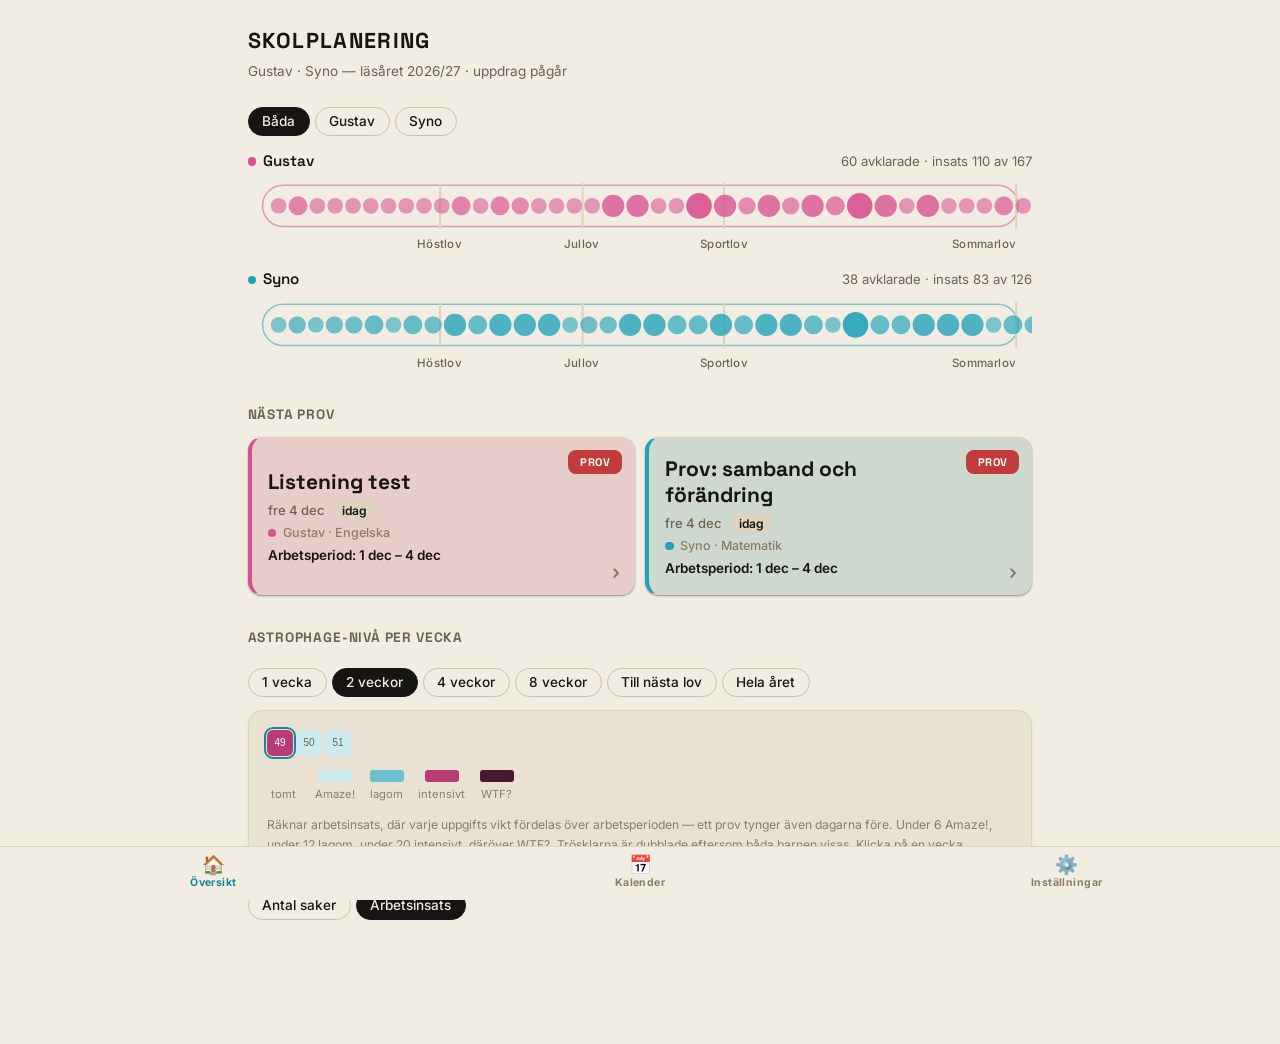
<file: index.html>
<!doctype html>
<html lang="sv">
<head>
<meta charset="utf-8">
<meta name="viewport" content="width=device-width, initial-scale=1">
<meta name="theme-color" content="#0b0f14">
<title>Skolplanering</title>
<link rel="stylesheet" href="theme.css">
</head>
<body>
<canvas id="stars"></canvas>
<div class="wrap">
<h1>Skolplanering</h1>
<p class="sub" id="sub">Gustav · Syno — läsåret 2026/27 · uppdrag pågår</p>

<section class="tab" id="tab-ov">
<div class="seg" id="who" style="margin-top:0">
  <button data-c="all" class="on">Båda</button>
  <button data-c="Gustav">Gustav</button>
  <button data-c="Syno">Syno</button>
</div>

<div id="tubes"></div>

<h2>Nästa prov</h2>
<div id="nextprov"></div>

<h2>Astrophage-nivå per vecka</h2>
<div class="seg" id="seg2"></div>
<div class="card">
  <div id="weeks"></div>
  <div class="scale">
    <div class="sc"><i style="background:var(--w0)"></i><span>tomt</span></div>
    <div class="sc"><i style="background:var(--w1)"></i><span>Amaze!</span></div>
    <div class="sc"><i style="background:var(--w2)"></i><span>lagom</span></div>
    <div class="sc"><i style="background:var(--w3)"></i><span>intensivt</span></div>
    <div class="sc"><i style="background:var(--w4)"></i><span>WTF?</span></div>
  </div>
  <p class="hint" id="scaleHint"></p>
</div>
<div class="seg" id="meas">
  <button data-m="count">Antal saker</button>
  <button data-m="effort" class="on">Arbetsinsats</button>
</div>

</section>
<section class="tab" id="tab-cal">
<h2 id="periodTitle">Kommande</h2>
<div class="seg" id="seg">
  <button data-w="1">1 vecka</button>
  <button data-w="2" class="on">2 veckor</button>
  <button data-w="4">4 veckor</button>
  <button data-w="8">8 veckor</button>
  <button data-w="lov">Till nästa lov</button>
  <button data-w="year">Hela året</button>
</div>
<div class="typelegend" id="tfilter">
  <button data-t="prov"><i style="background:var(--prov)"></i>prov</button>
  <button data-t="NP"><i style="background:var(--np)"></i>nationellt prov</button>
  <button data-t="muntlig"><i style="background:var(--muntlig)"></i>muntligt</button>
  <button data-t="inlämning"><i style="background:var(--inl)"></i>inlämning</button>
  <button data-t="läxa,diagnos"><i style="background:var(--lax)"></i>läxa/förhör</button>
  <button data-t="lov"><i style="background:var(--lov)"></i>lov</button>
  <button data-t="studiedag,utvecklingssamtal,praktik,annat"><i style="background:var(--info)"></i>övrigt</button>
  <button data-t="all" style="font-weight:600">Visa alla</button>
</div>
<div class="seg" id="mode">
  <button data-m="cal" class="on">Kalender</button>
  <button data-m="list">Lista</button>
  <button id="wknd">Dölj helger</button>
</div>
<div id="list"></div>

</section>
<section class="tab" id="tab-set">
<h2>Inställningar</h2>
<div id="settings"></div>
<h2>Ämnen utan planeringsdokument ännu</h2>
<div id="missing" style="margin-top:-.2rem"></div>
<p class="hint">Jämfört med skolans ämneslista för åk 8/9. Vissa ämnen läses inte alla terminer — listan uppdateras automatiskt när nya dokument dyker upp i mapparna.</p>

<p class="note">Data hämtad ur 18 planeringsdokument från lärarna, 24 aug 2026. Vikter: läxa 1 · läxförhör/diagnos 1,5 · inlämning 2 · prov 3 · muntligt 4 · nationellt prov 5. Materialsamling finns för prov och inlämningar i alla ämnen där lärarens dokument innehåller länkar. Rosa = Gustav, turkos = Syno genom hela sidan.</p>
</section>
</div>
<nav class="tabbar" id="tabbar">
  <button data-tab="ov" class="on"><span class="ti">🏠</span><span class="tl">Översikt</span></button>
  <button data-tab="cal"><span class="ti">📅</span><span class="tl">Kalender</span></button>
  <button data-tab="set"><span class="ti">⚙️</span><span class="tl">Inställningar</span></button>
</nav>
<script src="data.js"></script>
<script src="app.js"></script>
</body>
</html>
</file>
<file: theme.css>
@import url('https://fonts.googleapis.com/css2?family=Space+Grotesk:wght@500;600;700&family=Inter:wght@400;500;600;700&display=swap');
:root{
  --bg:#0b0f14; --card:#121821; --card2:#1c2530; --text:#eef1f0; --muted:#8b96a0; --faint:#64707c;
  --line:#1c2530; --line2:#2a3543; --accent:#2fb4c9;
  --gustav:#e0609e; --syno:#2fb4c9;
  --w0:#121821; --w1:#163842; --w2:#2a6d7a; --w3:#c94a86; --w4:#5c1f3c;
  --g1:#5c1f3c; --g2:#a53a6c; --g3:#c94a86; --g4:#e0609e;
  --s1:#163842; --s2:#1c7482; --s3:#2494a6; --s4:#2fb4c9;
  --prov:#e05252; --np:#9b6bea; --inl:#e0a13c; --lax:#d9c23c; --lov:#5fae6f; --info:#7c8894; --muntlig:#4c8fe0;
  --radius-lg:14px;
  --shadow-sm:0 1px 2px rgba(0,0,0,.4);
  --shadow-lg:0 20px 50px rgba(0,0,0,.6);
  --font-head:'Space Grotesk',-apple-system,'Segoe UI',Roboto,sans-serif;
  --font-body:'Inter',-apple-system,'Segoe UI',Roboto,sans-serif;
}

body.light{
  --bg:#f2ede3; --card:#e9e2d3; --card2:#ddd4c0; --text:#171512; --muted:#6b6250; --faint:#8a7d63;
  --line:#ddd4c0; --line2:#cbbfa5; --accent:#17869a;
  --gustav:#d94f8f; --syno:#1fa3b8;
  --w0:#e9e2d3; --w1:#cdeaf0; --w2:#6cc0cf; --w3:#b93b74; --w4:#4a1830;
  --g1:#4a1830; --g2:#93305d; --g3:#b93b74; --g4:#d94f8f;
  --s1:#cdeaf0; --s2:#136a7a; --s3:#17869a; --s4:#1fa3b8;
  --prov:#c23b3b; --np:#7a4fc9; --inl:#c9822a; --lax:#b8a02a; --lov:#4f8f52; --info:#6b6250; --muntlig:#2f6fc2;
  --shadow-sm:0 1px 2px rgba(0,0,0,.08);
  --shadow-lg:0 20px 50px rgba(0,0,0,.18);
}
body.light .pill[style*="--inl"],body.light .pill[style*="--lax"],body.light .when[style*="--inl"],body.light .when[style*="--lax"]{color:#fff}
.themebtn{position:absolute;top:1.5rem;right:1.1rem;width:36px;height:36px;border-radius:50%;border:1.5px solid var(--line2);background:transparent;cursor:pointer;font-size:1rem;line-height:1;display:flex;align-items:center;justify-content:center;padding:0}

*{box-sizing:border-box}
body{margin:0;background:var(--bg);color:var(--text);font:400 16px/1.6 var(--font-body);padding-bottom:3rem;position:relative}
#stars{display:none}
.wrap{position:relative;z-index:1;max-width:820px;margin:0 auto;padding:1.5rem 1.1rem}
.card,.ev{box-shadow:var(--shadow-sm)}
h1{font-size:1.35rem;font-weight:700;margin:0;letter-spacing:.06em;text-transform:uppercase;font-family:var(--font-head);color:var(--text)}
.sub{color:var(--muted);font-size:.85rem;margin:.15rem 0 1.5rem;font-family:var(--font-body);letter-spacing:0}
h2{font-size:.85rem;font-weight:700;margin:2rem 0 .7rem;letter-spacing:.06em;text-transform:uppercase;font-family:var(--font-head);color:var(--muted)}
.card{background:var(--card);border:1px solid var(--line);border-radius:var(--radius-lg);padding:1rem 1.15rem}
.tube-wrap{margin-bottom:.9rem}
.tube-head{display:flex;justify-content:space-between;align-items:baseline;margin-bottom:.4rem}
.tube-head .who{font-weight:600;font-size:.95rem;font-family:var(--font-head)}
.tube-head .num{font-size:.82rem;color:var(--muted)}
.dot{display:inline-block;width:.55rem;height:.55rem;border-radius:50%;margin-right:.4rem;vertical-align:baseline}
.weeks{display:flex;gap:3px;flex-wrap:wrap;margin-top:.2rem}
.wk{width:26px;height:26px;border-radius:6px;border:none;cursor:pointer;font-size:10px;color:var(--muted);display:flex;align-items:center;justify-content:center;padding:0}
.wk.now{outline:2px solid var(--accent);outline-offset:1px}
.wk.sel{outline:2px solid var(--text);outline-offset:1px}
.scale{display:flex;gap:.9rem;margin-top:.9rem;flex-wrap:wrap}
.sc{display:flex;flex-direction:column;gap:.25rem;align-items:center}
.sc i{width:34px;height:12px;border-radius:3px;display:block}
.sc span{font-size:.7rem;color:var(--faint)}
.hint{font-size:.76rem;color:var(--faint);margin:.7rem 0 0}
.cal{display:grid;grid-template-columns:repeat(7,minmax(0,1fr));gap:5px;margin-bottom:.6rem}
.ch{font-size:.75rem;color:var(--faint);text-align:center;padding:.25rem 0}
.cd{background:var(--card);border:1px solid var(--line);border-radius:9px;min-height:118px;padding:.4rem .4rem;font-size:.75rem;overflow:hidden}
.cd.we{background:var(--card2)}
.cd.today{border:2px solid var(--text)}
.cd .dn{font-size:.72rem;color:var(--faint);margin-bottom:.3rem}
.cd .dn b{color:var(--text);font-weight:500;font-size:.85rem}
.pill{border-radius:8px;padding:.22rem .35rem;margin-bottom:.24rem;color:#fff;line-height:1.3;font-size:.71rem;font-weight:600;cursor:pointer;overflow-wrap:anywhere;border:none;display:block;width:100%;text-align:left;font-family:var(--font-body)}
.pill:hover{filter:brightness(1.12)}
.pill[style*="--inl"],.pill[style*="--lax"],.when[style*="--inl"],.when[style*="--lax"]{color:#1a1a1a}
.pill.act{background:transparent;color:var(--faint);border:1px dashed var(--line2);cursor:pointer;font-weight:400}
.pill.act:hover{color:var(--muted);border-color:var(--faint);filter:none}
.calwk{font-size:.78rem;color:var(--faint);margin:1.1rem 0 .35rem;font-family:var(--font-head);letter-spacing:.06em;text-transform:uppercase}
.ov{position:fixed;inset:0;background:rgba(0,0,0,.4);display:flex;align-items:flex-end;justify-content:center;padding:0;z-index:50}
.ovc{background:var(--bg);border-radius:24px 24px 0 0;max-width:640px;width:100%;max-height:86vh;overflow-y:auto;padding:1.3rem 1.3rem 1.6rem;border:1px solid var(--line);border-bottom:none;box-shadow:var(--shadow-lg);animation:sheetup .2s ease-out}
.ovc::before{content:"";display:block;width:36px;height:4px;border-radius:2px;background:var(--line2);margin:0 auto .9rem}
@keyframes sheetup{from{transform:translateY(24px);opacity:0}to{transform:none;opacity:1}}
@media (min-width:700px){.ov{align-items:center;padding:1rem}.ovc{border-radius:var(--radius-lg);border-bottom:1px solid var(--line)}.ovc::before{display:none}}
.x{float:right;background:none;border:none;font-size:1.3rem;color:var(--muted);cursor:pointer;line-height:1;padding:0}
.adj{background:var(--card);border:1px solid var(--line);border-radius:var(--radius-lg);padding:.7rem .85rem;margin-top:.8rem}
.adj label{display:block;font-size:.78rem;color:var(--muted);margin:.5rem 0 .15rem}
.adj input{width:100%;accent-color:var(--accent)}
.adj .row{display:flex;justify-content:space-between;font-size:.78rem}
.adj .row b{font-weight:600}
.rst{background:none;border:none;color:var(--accent);font-size:.75rem;cursor:pointer;padding:0;margin-top:.5rem;font-family:inherit}
.npgrid{display:grid;grid-template-columns:repeat(2,minmax(0,1fr));gap:.6rem}
.npcard{position:relative;display:block;text-align:left;width:100%;border:1px solid var(--line);border-radius:14px;box-shadow:0 1px 2px rgba(0,0,0,.4);padding:18px 18px 18px 16px;cursor:pointer;font-family:var(--font-body);color:var(--text);transition:border-color .15s}
.npcard:hover{border-color:var(--np-accent)}
.npbadge{position:absolute;top:12px;right:12px;border-radius:8px;padding:5px 12px;color:#fff;font-weight:700;text-transform:uppercase;font-size:11px;letter-spacing:.04em;font-family:var(--font-head)}
.nptitle{display:block;font-family:var(--font-head);font-weight:700;font-size:21px;line-height:1.25;padding-right:70px;margin-bottom:.35rem}
.npdate{display:flex;align-items:center;gap:.5rem;font-size:13px;font-weight:500;color:var(--muted);flex-wrap:wrap}
.npcount{border-radius:999px;padding:2px 9px;background:var(--line);color:var(--text);font-weight:600;font-size:12px}
.npchild{display:block;font-size:12.5px;font-weight:500;color:var(--faint);margin-top:.35rem}
.npperiod{display:block;font-size:13.5px;font-weight:600;color:var(--text);margin-top:.4rem}
.npdesc{display:block;font-size:13px;line-height:1.5;font-weight:400;color:var(--muted);margin-top:.35rem;padding-right:14px}
.npchev{position:absolute;bottom:10px;right:14px;font-size:20px;font-weight:600;color:var(--faint)}
@media (max-width:460px){.npgrid{grid-template-columns:1fr}}
.typelegend{display:flex;gap:.45rem;flex-wrap:wrap;margin:-.3rem 0 .9rem}
.typelegend button{display:flex;align-items:center;gap:.4rem;font-size:.82rem;color:var(--text);background:transparent;border:1.5px solid var(--line2);border-radius:999px;padding:.35rem .75rem;cursor:pointer;font-family:var(--font-body)}
.typelegend button.off{opacity:.35}
.typelegend i{width:16px;height:16px;border-radius:4px;display:inline-block}
.seg{display:flex;gap:.3rem;margin:1.2rem 0 .8rem;flex-wrap:wrap}
.seg button{border:1.5px solid var(--line2);background:transparent;color:var(--text);padding:.35rem .85rem;border-radius:999px;font-size:.85rem;cursor:pointer;font-family:var(--font-body);font-weight:500}
.seg button.on{background:var(--text);color:var(--bg);border-color:var(--text)}
.ev{background:var(--card);border:1px solid var(--line);border-radius:var(--radius-lg);padding:.85rem 1rem;margin-bottom:.5rem}
.ev.big{border-width:1px}
.evtop{display:flex;justify-content:space-between;gap:.8rem;align-items:flex-start}
.evtitle{font-weight:600;font-size:.95rem;line-height:1.35;font-family:var(--font-head)}
.evmeta{font-size:.8rem;color:var(--muted);margin-top:.15rem}
.when{font-size:.72rem;padding:.2rem .55rem;border-radius:6px;white-space:nowrap;color:#fff;font-weight:600;letter-spacing:.06em;font-family:var(--font-head)}
.stats{display:flex;gap:1.1rem;margin:.7rem 0;padding:.6rem 0;border-top:1px solid var(--line2);border-bottom:1px solid var(--line2)}
.stats div p{margin:0}
.stats .n{font-size:1.15rem;font-weight:600;line-height:1.2;font-family:var(--font-head)}
.stats .l{font-size:.72rem;color:var(--faint)}
.mat{display:flex;align-items:center;gap:.5rem;font-size:.83rem;padding:.18rem 0}
.mat a{color:var(--accent);text-decoration:none;margin-left:auto;font-size:.78rem;white-space:nowrap}
.mat .ic{color:var(--faint);font-size:.9rem;width:1.1rem;text-align:center}
.foot{display:flex;align-items:center;gap:.5rem;padding-top:.55rem;margin-top:.6rem;border-top:1px solid var(--line);font-size:.78rem;color:var(--muted)}
.foot a{color:var(--accent);text-decoration:none;margin-left:auto}
.daylbl{font-size:.78rem;color:var(--faint);margin:1.1rem 0 .4rem;font-weight:600;font-family:var(--font-head);letter-spacing:.06em;text-transform:uppercase}
.empty{color:var(--muted);font-size:.88rem;padding:1.5rem;text-align:center;background:var(--card);border:1px solid var(--line);border-radius:var(--radius-lg)}
.note{font-size:.76rem;color:var(--faint);margin-top:2rem;line-height:1.6}
svg{display:block;width:100%;height:auto}

.tab{display:none}
.tab.active{display:block}
body{padding-bottom:5.5rem}
.tabbar{position:fixed;left:0;right:0;bottom:0;display:flex;background:var(--bg);border-top:1px solid var(--line);z-index:40}
.tabbar button{flex:1;background:none;border:none;cursor:pointer;padding:.55rem 0 .7rem;display:flex;flex-direction:column;align-items:center;gap:2px;color:var(--faint);font-family:var(--font-body)}
.tabbar .ti{font-size:1.15rem;line-height:1}
.tabbar .tl{font-size:10.5px;font-weight:700;letter-spacing:.04em}
.tabbar button.on{color:var(--accent)}

.nameinp{background:var(--card2);border:1.5px solid var(--line2);border-radius:8px;color:var(--text);font:600 .95rem var(--font-head);padding:.3rem .6rem;width:9rem}
.thinp{width:56px;background:var(--card2);border:1.5px solid var(--line2);border-radius:8px;color:var(--text);font:500 .9rem var(--font-body);padding:.25rem .3rem;text-align:center}
.swatch{width:28px;height:28px;border-radius:8px;border:2px solid transparent;cursor:pointer;padding:0}
.swatch.sel{border-color:var(--text);outline:2px solid var(--bg)}

.pill.done{opacity:.55;text-decoration:line-through}
.ev.done{opacity:.65}

.milerow{position:relative;height:1.1rem;margin:.15rem 14px 0}
.milelbl{position:absolute;top:0;font-size:.72rem;font-weight:500;color:var(--muted);white-space:nowrap;font-family:var(--font-body);letter-spacing:.02em}

.pill.alarm{background:transparent;color:var(--muted);border:1px dashed var(--line2);font-weight:500}
.pill.alarm:hover{color:var(--text);filter:none}
.swrow{display:flex;align-items:center;justify-content:space-between;gap:1rem;cursor:pointer;font-size:.9rem}
.sw{flex:none;width:44px;height:26px;border-radius:999px;background:var(--line2);position:relative;transition:background .15s}
.sw i{position:absolute;top:3px;left:3px;width:20px;height:20px;border-radius:50%;background:var(--text);transition:left .15s}
.sw.on{background:var(--accent)}.sw.on i{left:21px;background:#fff}
</file>
